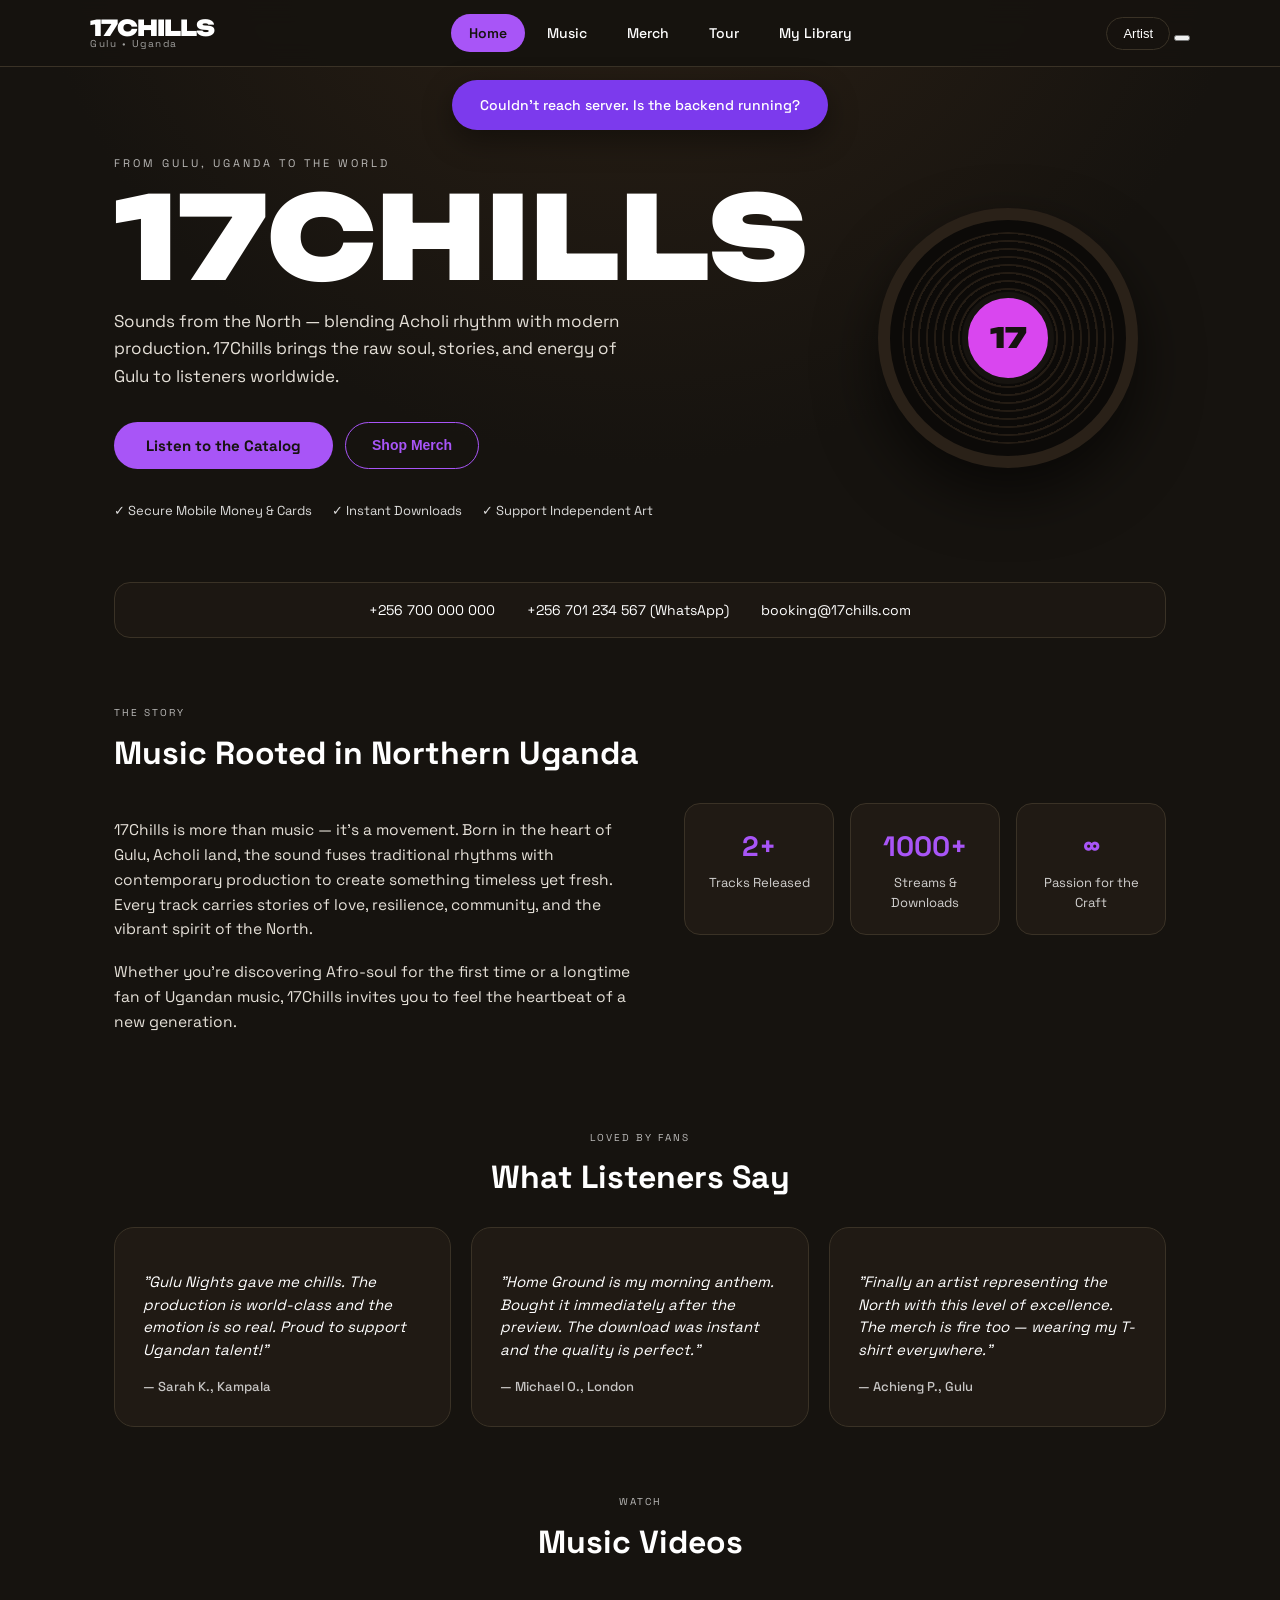
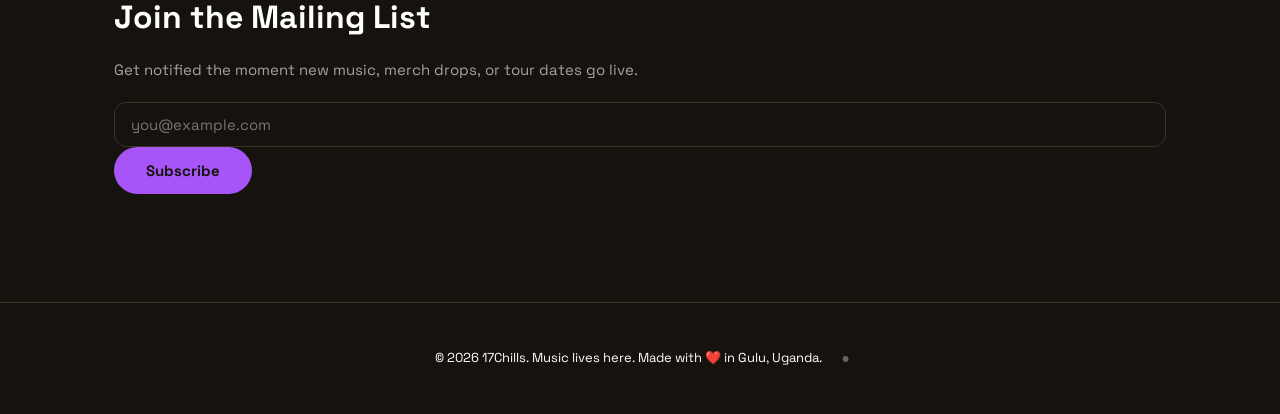
<file: index.html>
<!DOCTYPE html>
<html lang="en">
<head>
  <meta charset="UTF-8">
  <meta name="viewport" content="width=device-width, initial-scale=1.0">
  <title>17Chills • Official Music Shop | Afro-Soul from Gulu, Uganda</title>
  <meta name="description" content="Stream and buy authentic Afro-soul & Afrobeat music from 17Chills. Support independent Ugandan artist from Gulu. Secure Mobile Money & Card payments.">
  <link rel="icon" href="data:image/svg+xml,%3Csvg xmlns='http://www.w3.org/2000/svg' viewBox='0 0 100 100'%3E%3Ccircle cx='50' cy='50' r='48' fill='%23A855F7'/%3E%3Ctext x='50' y='64' font-size='40' font-family='sans-serif' font-weight='900' fill='%2316130F' text-anchor='middle'%3E17%3C/text%3E%3C/svg%3E">
  <meta property="og:type" content="website">
  <meta property="og:title" content="17Chills • Official Music Shop | Afro-Soul from Gulu, Uganda">
  <meta property="og:description" content="Stream and buy authentic Afro-soul & Afrobeat music from 17Chills. Support independent Ugandan artist from Gulu.">
  <meta property="og:site_name" content="17Chills">
  <meta name="twitter:card" content="summary_large_image">
  <meta name="twitter:title" content="17Chills • Official Music Shop">
  <meta name="twitter:description" content="Stream and buy authentic Afro-soul & Afrobeat music from 17Chills, straight from Gulu, Uganda.">
  <meta name="theme-color" content="#16130F">
  <link rel="preconnect" href="https://fonts.googleapis.com">
  <link rel="preconnect" href="https://fonts.gstatic.com" crossorigin>
  <link href="https://fonts.googleapis.com/css2?family=Space+Grotesk:wght@400;500;600&amp;family=Unbounded:wght@700;900&amp;display=swap" rel="stylesheet">
  <link rel="stylesheet" href="style.css">
</head>
<body>
  <!-- Professional Sticky Navigation -->
  <nav class="site-nav">
    <div class="nav-inner">
      <div class="nav-brand" onclick="goToPage('home')">
        <span class="logo-text">17CHILLS</span>
        <span class="logo-sub">Gulu • Uganda</span>
      </div>
      
      <div class="nav-links" id="nav-links">
        <button class="nav-btn active" data-page="home">Home</button>
        <button class="nav-btn" data-page="catalog">Music</button>
        <button class="nav-btn" data-page="merch">Merch</button>
        <button class="nav-btn" data-page="tour">Tour</button>
        <button class="nav-btn" data-page="library">My Library</button>
      </div>

      <div class="nav-actions">
        <button id="admin-login-btn" class="ghost-btn" title="Artist Login">Artist</button>
        <button id="nav-hamburger" class="hamburger-btn" aria-label="Menu">
          <span></span><span></span><span></span>
        </button>
      </div>
    </div>
  </nav>

  <!-- Toast Notification -->
  <div id="toast" class="toast hidden"></div>

  <!-- ==================== HOME PAGE ==================== -->
  <div id="page-home" class="page">
    <!-- Hero Section -->
    <section class="hero">
      <div class="hero-content">
        <div class="eyebrow">FROM GULU, UGANDA TO THE WORLD</div>
        <h1 class="hero-title display">17CHILLS</h1>
        <p class="hero-copy" id="hero-bio">
          Sounds from the North — blending Acholi rhythm with modern production. 
          17Chills brings the raw soul, stories, and energy of Gulu to listeners worldwide.
        </p>
        
        <div class="hero-actions">
          <button class="btn-primary" id="listen-btn">
            <span>Listen to the Catalog</span>
          </button>
          <button class="btn-secondary" onclick="goToPage('merch')">Shop Merch</button>
        </div>
        
        <div class="hero-trust">
          <div class="trust-item">✓ Secure Mobile Money &amp; Cards</div>
          <div class="trust-item">✓ Instant Downloads</div>
          <div class="trust-item">✓ Support Independent Art</div>
        </div>
      </div>

      <!-- Animated Vinyl -->
      <div class="vinyl-wrap">
        <div class="vinyl-disc" id="vinyl-disc">
          <div class="vinyl-groove"></div>
          <div class="vinyl-label">
            <span class="vinyl-text">17</span>
          </div>
        </div>
      </div>
    </section>

    <!-- Quick Contact / Trust Bar -->
    <section class="contact-bar">
      <div class="contact-bar-inner">
        <a href="#" id="contact-phone" class="contact-quick">+256 700 000 000</a>
        <a href="#" id="contact-phone2" class="contact-quick">+256 701 234 567 (WhatsApp)</a>
        <a href="#" id="contact-email" class="contact-quick">booking@17chills.com</a>
      </div>
    </section>

    <!-- About / Story -->
    <section class="about-section">
      <div class="section-header">
        <span class="eyebrow small">THE STORY</span>
        <h2 class="section-title">Music Rooted in Northern Uganda</h2>
      </div>
      <div class="about-grid">
        <div class="about-text">
          <p id="about-bio">17Chills is more than music — it's a movement. Born in the heart of Gulu, Acholi land, the sound fuses traditional rhythms with contemporary production to create something timeless yet fresh. Every track carries stories of love, resilience, community, and the vibrant spirit of the North.</p>
          <p>Whether you're discovering Afro-soul for the first time or a longtime fan of Ugandan music, 17Chills invites you to feel the heartbeat of a new generation.</p>
        </div>
        <div class="about-stats">
          <div class="stat">
            <div class="stat-number">2+</div>
            <div class="stat-label">Tracks Released</div>
          </div>
          <div class="stat">
            <div class="stat-number">1000+</div>
            <div class="stat-label">Streams &amp; Downloads</div>
          </div>
          <div class="stat">
            <div class="stat-number">∞</div>
            <div class="stat-label">Passion for the Craft</div>
          </div>
        </div>
      </div>
    </section>

    <!-- Testimonials -->
    <section class="testimonials">
      <div class="section-header center">
        <span class="eyebrow small">LOVED BY FANS</span>
        <h2 class="section-title">What Listeners Say</h2>
      </div>
      <div class="testimonial-grid">
        <div class="testimonial-card">
          <p class="quote">"Gulu Nights gave me chills. The production is world-class and the emotion is so real. Proud to support Ugandan talent!"</p>
          <div class="quote-author">— Sarah K., Kampala</div>
        </div>
        <div class="testimonial-card">
          <p class="quote">"Home Ground is my morning anthem. Bought it immediately after the preview. The download was instant and the quality is perfect."</p>
          <div class="quote-author">— Michael O., London</div>
        </div>
        <div class="testimonial-card">
          <p class="quote">"Finally an artist representing the North with this level of excellence. The merch is fire too — wearing my T-shirt everywhere."</p>
          <div class="quote-author">— Achieng P., Gulu</div>
        </div>
      </div>
    </section>
    <!-- Music Videos -->
    <section class="videos-section">
      <div class="section-header center">
        <span class="eyebrow small">WATCH</span>
        <h2 class="section-title">Music Videos</h2>
      </div>
      <div id="videos-grid" class="videos-grid"></div>
    </section>

    <!-- Newsletter -->
    <section class="newsletter-section">
      <div class="newsletter-card">
        <h2 class="section-title" style="margin-top:0">Join the Mailing List</h2>
        <p class="section-sub" style="margin-bottom:20px">Get notified the moment new music, merch drops, or tour dates go live.</p>
        <div class="newsletter-form">
          <input type="email" id="newsletter-email" class="input-field" placeholder="you@example.com">
          <button id="newsletter-btn" class="btn-primary">Subscribe</button>
        </div>
      </div>
    </section>
  </div>

  <!-- ==================== TOUR / SHOWS ==================== -->
  <div id="page-tour" class="page hidden">
    <div class="section-header">
      <span class="eyebrow small">ON THE ROAD</span>
      <h2 class="section-title">Upcoming Shows</h2>
      <p class="section-sub">Catch 17Chills live. Tickets and details below.</p>
    </div>
    <div id="tour-list" class="tour-list"></div>
    <div id="tour-empty" class="library-empty hidden">
      <p>No shows scheduled right now — check back soon!</p>
    </div>
  </div>
  <div id="page-catalog" class="page hidden">
    <div class="section-header">
      <span class="eyebrow small">DISCOVER THE SOUND</span>
      <h2 class="section-title">Music Catalog</h2>
      <p class="section-sub">Play free previews. Buy to own the full track forever. All payments secure via Pesapal.</p>
    </div>

    <!-- Search + Filters + Sort -->
    <div class="catalog-controls">
      <div class="search-wrap">
        <input type="text" id="catalog-search" placeholder="Search tracks by title or genre..." class="input-field">
      </div>
      
      <div class="filter-row">
        <div class="filter-group">
          <span class="filter-label">Genre</span>
          <div id="genre-filters" class="chip-group"></div>
        </div>
        
        <div class="filter-group">
          <span class="filter-label">Sort</span>
          <select id="catalog-sort" class="input-field sort-select">
            <option value="newest">Newest First</option>
            <option value="price-low">Price: Low to High</option>
            <option value="price-high">Price: High to Low</option>
            <option value="title">Title A-Z</option>
          </select>
        </div>
      </div>
    </div>

    <div id="catalog-grid" class="catalog-grid"></div>
    
    <div class="catalog-note">
      <p>🔒 Downloads are protected. Enter the phone number you used to pay and tap Download anytime.</p>
    </div>
  </div>

  <!-- ==================== MERCH ==================== -->
  <div id="page-merch" class="page hidden">
    <div class="section-header">
      <span class="eyebrow small">WEAR THE VIBE</span>
      <h2 class="section-title">Official Merch</h2>
      <p class="section-sub">Limited drops. High quality. Every purchase supports the music directly.</p>
    </div>

    <div class="catalog-controls">
      <div class="search-wrap">
        <input type="text" id="merch-search" placeholder="Search merch..." class="input-field">
      </div>
      <div class="filter-row">
        <div class="filter-group">
          <span class="filter-label">Sort</span>
          <select id="merch-sort" class="input-field sort-select">
            <option value="newest">Newest First</option>
            <option value="price-low">Price: Low to High</option>
            <option value="price-high">Price: High to Low</option>
            <option value="name">Name A-Z</option>
          </select>
        </div>
      </div>
    </div>

    <div id="merch-grid" class="merch-grid"></div>
    
    <div class="merch-note">
      <p>📦 Physical items are fulfilled personally by the artist. You'll receive tracking or pickup details after purchase.</p>
    </div>
  </div>

  <!-- ==================== MY LIBRARY (FAN PURCHASES) ==================== -->
  <div id="page-library" class="page hidden">
    <div class="section-header">
      <span class="eyebrow small">YOUR COLLECTION</span>
      <h2 class="section-title">My Library</h2>
      <p class="section-sub">Enter the Mobile Money number you used to buy — see everything you own and download instantly.</p>
    </div>

    <div class="library-controls">
      <div class="library-input-group">
        <input type="tel" id="library-phone" placeholder="Your Mobile Money number (e.g. 0700...)" class="input-field">
        <button class="btn-primary" id="library-load-btn">Load My Purchases</button>
      </div>
      <p class="library-hint">Your purchases are securely stored on our servers and linked to your phone number.</p>
    </div>

    <div id="library-results" class="library-results hidden">
      <h3 class="library-subtitle">Your Owned Tracks</h3>
      <div id="library-tracks" class="catalog-grid"></div>
      
      <h3 class="library-subtitle" style="margin-top: 40px;">Your Merch Orders</h3>
      <div id="library-merch" class="merch-grid"></div>
    </div>
    
    <div id="library-empty" class="library-empty">
      <p>No purchases found yet for this number. Buy something from the Music or Merch pages to get started!</p>
    </div>
  </div>

  <!-- ==================== ADMIN PANEL ==================== -->
  <div id="admin-panel" class="admin-panel hidden">
    <div class="admin-header">
      <h2 class="admin-title">🎤 Artist Dashboard</h2>
      <div>
        <button id="exit-admin-btn" class="ghost-btn">Exit Admin</button>
      </div>
    </div>

    <div class="admin-grid">
      <!-- Add Track -->
      <div class="admin-card">
        <h3 class="admin-card-title">Upload New Track</h3>
        <form id="add-track-form" class="admin-form">
          <label class="field-label">Track Title</label>
          <input type="text" id="new-track-title" class="input-field" placeholder="e.g. Northern Lights" required>

          <label class="field-label">Genre</label>
          <input type="text" id="new-track-genre" class="input-field" placeholder="Afro-soul">

          <label class="field-label">Description</label>
          <textarea id="new-track-desc" class="input-field textarea" rows="2" placeholder="Short story behind the track"></textarea>

          <div class="form-row">
            <div style="flex:1">
              <label class="field-label">Price (UGX)</label>
              <input type="number" id="new-track-price" class="input-field" value="3000">
            </div>
            <div style="flex:1">
              <label class="field-label">Cover Color</label>
              <div id="color-swatches" class="color-swatches"></div>
            </div>
          </div>

          <label class="field-label">Cover Photo (optional)</label>
          <input type="file" id="new-track-cover-file" class="input-field" accept="image/*">

          <label class="field-label">Song File (MP3)</label>
          <input type="file" id="new-track-audio-file" class="input-field" accept="audio/mpeg">

          <button type="button" id="add-track-btn" class="btn-primary full">Add to Catalog</button>
        </form>
      </div>

      <!-- Add Merch -->
      <div class="admin-card">
        <h3 class="admin-card-title">Add Merch Item</h3>
        <form class="admin-form">
          <label class="field-label">Item Name</label>
          <input type="text" id="new-merch-name" class="input-field" placeholder="Signature Hoodie" required>

          <label class="field-label">Price (UGX)</label>
          <input type="number" id="new-merch-price" class="input-field" value="45000">

          <label class="field-label">Photo (optional)</label>
          <input type="file" id="new-merch-image-file" class="input-field" accept="image/*">

          <button type="button" id="add-merch-btn" class="btn-primary full">Add Merch Item</button>
        </form>
      </div>

      <!-- Bio & Contact Settings -->
      <div class="admin-card full-width">
        <h3 class="admin-card-title">Edit Bio, Contact &amp; Social Links</h3>
        <div class="admin-form settings-form">
          <div class="form-row">
            <div style="flex:1">
              <label class="field-label">Primary Phone</label>
              <input type="text" id="settings-phone" class="input-field">
            </div>
            <div style="flex:1">
              <label class="field-label">Secondary Phone / WhatsApp</label>
              <input type="text" id="settings-phone2" class="input-field">
            </div>
          </div>

          <div class="form-row">
            <div style="flex:1">
              <label class="field-label">Email</label>
              <input type="email" id="settings-email" class="input-field">
            </div>
            <div style="flex:1">
              <label class="field-label">TikTok</label>
              <input type="url" id="settings-tiktok" class="input-field" placeholder="https://tiktok.com/@17chills">
            </div>
          </div>

          <div class="form-row">
            <div style="flex:1"><label class="field-label">Instagram</label><input type="url" id="settings-instagram" class="input-field"></div>
            <div style="flex:1"><label class="field-label">X / Twitter</label><input type="url" id="settings-twitter" class="input-field"></div>
          </div>
          <div class="form-row">
            <div style="flex:1"><label class="field-label">Facebook</label><input type="url" id="settings-facebook" class="input-field"></div>
            <div style="flex:1"><label class="field-label">YouTube</label><input type="url" id="settings-youtube" class="input-field"></div>
          </div>

          <label class="field-label">Artist Biography (shown on homepage)</label>
          <textarea id="settings-bio" class="input-field textarea" rows="5" placeholder="Write your story..."></textarea>

          <button type="button" id="save-settings-btn" class="btn-primary full">Save Bio &amp; Contact Info</button>
        </div>
      </div>

      <!-- Change Password + Bulk + Sales -->
      <div class="admin-card">
        <h3 class="admin-card-title">Change Password</h3>
        <div class="admin-form">
          <input type="password" id="new-password-input" class="input-field" placeholder="New password (min 4 chars)">
          <button id="change-password-btn" class="btn-primary full">Update Password</button>
        </div>
      </div>

      <div class="admin-card">
        <h3 class="admin-card-title">Bulk Price Update</h3>
        <div class="bulk-row">
          <select id="bulk-mode" class="input-field bulk-select">
            <option value="percent-off">Reduce all by %</option>
            <option value="percent-up">Increase all by %</option>
            <option value="set-all">Set all to fixed amount</option>
          </select>
          <input type="number" id="bulk-value" class="input-field bulk-value" placeholder="Value">
          <button id="bulk-apply-btn" class="btn-primary">Apply</button>
        </div>
        <p class="admin-note">This instantly updates every track price across the live site.</p>
      </div>

      <div class="admin-card full-width">
        <h3 class="admin-card-title">Sales History <span style="font-size:12px;opacity:0.6">(paid orders only)</span></h3>
        <div id="sales-history" class="sales-history"></div>
      </div>

      <!-- Manage Tour Dates -->
      <div class="admin-card">
        <h3 class="admin-card-title">Add Tour Date</h3>
        <form class="admin-form">
          <label class="field-label">Show / Tour Title</label>
          <input type="text" id="new-event-title" class="input-field" placeholder="e.g. Gulu Homecoming Show">
          <div class="form-row">
            <div style="flex:1">
              <label class="field-label">Venue</label>
              <input type="text" id="new-event-venue" class="input-field" placeholder="Acholi Grounds">
            </div>
            <div style="flex:1">
              <label class="field-label">City</label>
              <input type="text" id="new-event-city" class="input-field" placeholder="Gulu, Uganda">
            </div>
          </div>
          <label class="field-label">Date &amp; Time</label>
          <input type="datetime-local" id="new-event-date" class="input-field">
          <label class="field-label">Ticket Link (optional)</label>
          <input type="url" id="new-event-ticket" class="input-field" placeholder="https://...">
          <button type="button" id="add-event-btn" class="btn-primary full">Add Show</button>
        </form>
      </div>

      <!-- Manage Videos -->
      <div class="admin-card">
        <h3 class="admin-card-title">Add Music Video</h3>
        <form class="admin-form">
          <label class="field-label">Video Title</label>
          <input type="text" id="new-video-title" class="input-field" placeholder="e.g. Gulu Nights (Official Video)">
          <label class="field-label">YouTube Link</label>
          <input type="url" id="new-video-url" class="input-field" placeholder="https://youtube.com/watch?v=...">
          <button type="button" id="add-video-btn" class="btn-primary full">Add Video</button>
        </form>
      </div>

      <!-- Newsletter Subscribers -->
      <div class="admin-card full-width">
        <h3 class="admin-card-title">Newsletter Subscribers <span id="subscriber-count" style="font-size:12px;opacity:0.6"></span></h3>
        <div id="subscribers-list" class="sales-history"></div>
      </div>
    </div>
  </div>

  <!-- ==================== MODALS ==================== -->
  
  <!-- Checkout Modal -->
  <div id="checkout-modal" class="modal-overlay hidden">
    <div class="modal-card">
      <div class="modal-header">
        <h3 class="modal-title">Complete Your Purchase</h3>
        <button id="checkout-close" class="icon-btn">×</button>
      </div>
      
      <p id="checkout-title" class="modal-price"></p>
      <p id="checkout-price" class="modal-price" style="font-size:28px;margin-top:-8px"></p>
      
      <div class="payment-methods">
        <div class="pm-badge">MTN MoMo</div>
        <div class="pm-badge">Airtel Money</div>
        <div class="pm-badge">Visa / Mastercard</div>
        <div class="pm-badge">Bank Transfer</div>
      </div>
      <p class="modal-note">Secure checkout powered by Pesapal • All popular payment methods supported</p>

      <label class="field-label">Mobile Money Number (MTN or Airtel)</label>
      <input type="tel" id="checkout-phone" class="input-field" placeholder="0700 000 000">

      <button id="checkout-pay-btn" class="btn-primary full">Pay Securely with Mobile Money / Card</button>
      <p id="checkout-status" class="pin-error"></p>
    </div>
  </div>

  <!-- Edit Track Modal -->
  <div id="edit-modal" class="modal-overlay hidden">
    <div class="modal-card">
      <div class="modal-header">
        <h3 class="modal-title">Edit Track</h3>
        <button id="edit-close" class="icon-btn">×</button>
      </div>
      <input type="text" id="edit-track-title" class="input-field">
      <input type="text" id="edit-track-genre" class="input-field">
      <textarea id="edit-track-desc" class="input-field textarea" rows="2"></textarea>
      <div class="form-row">
        <input type="number" id="edit-track-price" class="input-field">
        <div id="edit-color-swatches" class="color-swatches"></div>
      </div>
      <label class="field-label">Replace Cover Photo</label>
      <input type="file" id="edit-track-cover-file" class="input-field" accept="image/*">
      <label class="field-label">Replace Audio File</label>
      <input type="file" id="edit-track-audio-file" class="input-field" accept="audio/mpeg">
      <button id="edit-save-btn" class="btn-primary full">Save Changes</button>
    </div>
  </div>

  <!-- Edit Merch Modal -->
  <div id="edit-merch-modal" class="modal-overlay hidden">
    <div class="modal-card">
      <div class="modal-header">
        <h3 class="modal-title">Edit Merch Item</h3>
        <button id="edit-merch-close" class="icon-btn">×</button>
      </div>
      <input type="text" id="edit-merch-name" class="input-field">
      <input type="number" id="edit-merch-price" class="input-field">
      <label class="field-label">Replace Photo</label>
      <input type="file" id="edit-merch-image-file" class="input-field" accept="image/*">
      <button id="edit-merch-save-btn" class="btn-primary full">Save Changes</button>
    </div>
  </div>

  <!-- Confirm Delete Modal -->
  <div id="confirm-modal" class="modal-overlay hidden">
    <div class="modal-card narrow">
      <div class="modal-header">
        <h3 class="modal-title">Please Confirm</h3>
        <button id="confirm-close" class="icon-btn">×</button>
      </div>
      <p id="confirm-message" style="margin-bottom:24px"></p>
      <div class="confirm-row">
        <button id="confirm-cancel-btn" class="btn-secondary">Cancel</button>
        <button id="confirm-delete-btn" class="btn-danger">Remove</button>
      </div>
    </div>
  </div>

  <!-- Artist Login Modal -->
  <div id="login-modal" class="modal-overlay hidden">
    <div class="modal-card narrow">
      <div class="modal-header">
        <h3 class="modal-title">Artist Login</h3>
        <button id="login-close" class="icon-btn">×</button>
      </div>
      <input type="password" id="pin-input" class="input-field" placeholder="Enter admin password">
      <p id="pin-error" class="pin-error hidden">Wrong password.</p>
      <button id="pin-submit-btn" class="btn-primary full">Enter Dashboard</button>
    </div>
  </div>

  <!-- Footer -->
  <footer class="site-footer">
    <div class="footer-inner">
      <div id="footer-socials" class="footer-socials"></div>
      <p>© <span id="footer-year"></span> 17Chills. Music lives here. Made with ❤️ in Gulu, Uganda.</p>
      <button id="footer-dot" class="footer-dot" title="Artist access">•</button>
    </div>
  </footer>

  <!-- Now Playing Mini Player -->
  <div id="mini-player" class="mini-player hidden">
    <div class="mini-player-inner">
      <div class="mini-player-cover" id="mini-player-cover"></div>
      <div class="mini-player-info">
        <p class="mini-player-title" id="mini-player-title"></p>
        <p class="mini-player-sub">Preview</p>
      </div>
      <button id="mini-player-toggle" class="icon-btn"></button>
      <button id="mini-player-close" class="icon-btn">×</button>
    </div>
  </div>

  <script src="config.js"></script>
  <script src="script.js"></script>
</body>
</html>
</file>
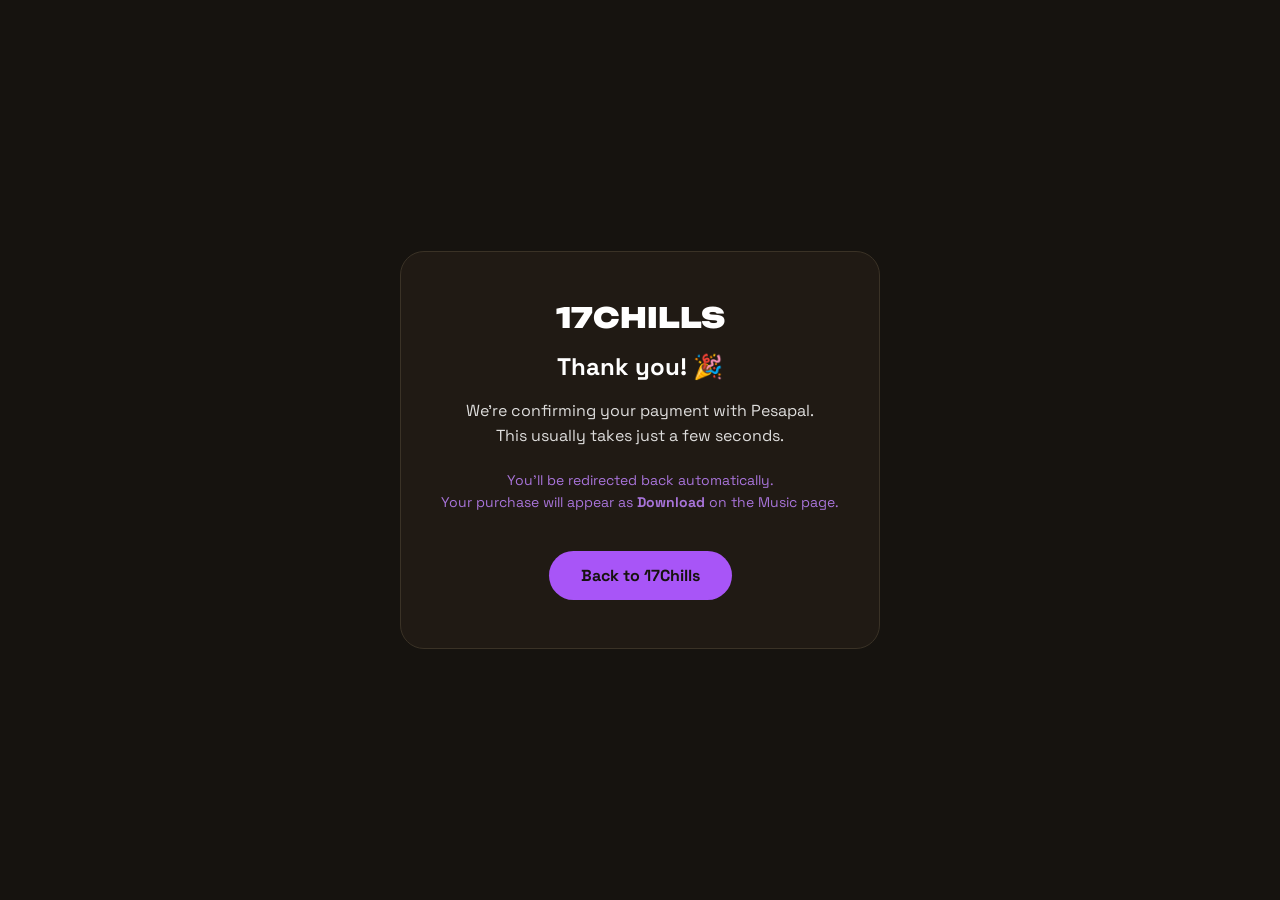
<file: payment-complete.html>
<!DOCTYPE html>
<html lang="en">
<head>
  <meta charset="UTF-8">
  <meta name="viewport" content="width=device-width, initial-scale=1.0">
  <title>Payment Complete • 17Chills</title>
  <link href="https://fonts.googleapis.com/css2?family=Space+Grotesk:wght@500;600&amp;family=Unbounded:wght@700&amp;display=swap" rel="stylesheet">
  <style>
    body { font-family: 'Space Grotesk', system_ui, sans-serif; background: #16130F; color: #fff; display: flex; align-items: center; justify-content: center; min-height: 100vh; margin: 0; text-align: center; }
    .card { background: #201A14; border: 1px solid #3A3226; border-radius: 24px; padding: 48px 40px; max-width: 420px; }
    .logo { font-family: 'Unbounded', sans-serif; font-size: 28px; font-weight: 900; margin-bottom: 8px; }
    h1 { font-size: 24px; margin: 16px 0 8px; }
    p { opacity: .85; line-height: 1.6; }
    .btn { display: inline-block; margin-top: 24px; background: #A855F7; color: #16130F; text-decoration: none; padding: 14px 32px; border-radius: 999px; font-weight: 700; }
  </style>
</head>
<body>
  <div class="card">
    <div class="logo">17CHILLS</div>
    <h1>Thank you! 🎉</h1>

<p>We're confirming your payment with Pesapal.<br>
This usually takes just a few seconds.</p>
<p style="margin-top:20px; font-size:14px; color:#C084FC">
  You'll be redirected back automatically.<br>
  Your purchase will appear as <strong>Download</strong> on the Music page.
</p>
    
    <a href="index.html?paid=1" class="btn">Back to 17Chills</a>
  </div>

  <script>
    // Auto redirect after short delay with success flag
    setTimeout(() => {
      const params = new URLSearchParams(window.location.search);
      const itemId = params.get("itemId") || "";
      window.location.href = "index.html?paid=1&itemId=" + encodeURIComponent(itemId);
    }, 4200);
  </script>
</body>
</html>
</file>
<file: style.css>
:root {
  --bg-1: #16130F;
  --bg-2: #1C1712;
  --bg-glow: #2E2216;
  --card: #201A14;
  --border: #3A3226;
  --purple: #A855F7;
  --purple-hover: #C084FC;
  --magenta: #D946EF;
  --violet: #7C3AED;
  --deep-violet: #6D28D9;
  --white: #FFFFFF;
  --text-muted: #A8A29E;
}

* { box-sizing: border-box; }

body {
  margin: 0;
  font-family: 'Space Grotesk', system_ui, sans-serif;
  color: var(--white);
  background: radial-gradient(ellipse 90% 60% at 50% -10%, var(--bg-glow) 0%, var(--bg-1) 55%),
              linear-gradient(180deg, var(--bg-1) 0%, var(--bg-2) 50%, var(--bg-1) 100%);
  min-height: 100vh;
  line-height: 1.6;
}

.display { font-family: 'Unbounded', sans-serif; font-weight: 900; }

.icon { width: 18px; height: 18px; fill: none; stroke: currentColor; stroke-width: 2; stroke-linecap: round; stroke-linejoin: round; vertical-align: middle; }
.icon.small { width: 15px; height: 15px; }

.hidden { display: none !important; }

/* NAV */
.site-nav {
  position: sticky; top: 0; z-index: 100;
  background: rgba(22,19,15,0.96);
  border-bottom: 1px solid var(--border);
  padding: 14px 24px;
  backdrop-filter: blur(12px);
}
.nav-inner {
  max-width: 1100px; margin: 0 auto;
  display: flex; align-items: center; justify-content: space-between; gap: 16px;
}
.nav-brand { cursor: pointer; display: flex; flex-direction: column; line-height: 1; }
.logo-text { font-family: 'Unbounded', sans-serif; font-size: 22px; font-weight: 900; letter-spacing: -1px; }
.logo-sub { font-size: 10px; opacity: 0.6; letter-spacing: 1.5px; }
.nav-links { display: flex; gap: 4px; }
.nav-btn {
  background: transparent; border: none; color: var(--white);
  font-family: inherit; font-size: 14px; font-weight: 500; padding: 10px 18px;
  border-radius: 999px; cursor: pointer; transition: all .2s ease;
}
.nav-btn.active { background: var(--purple); color: var(--bg-1); font-weight: 600; }
.nav-btn:not(.active):hover { background: rgba(168,85,247,0.1); }
.ghost-btn {
  background: transparent; border: 1px solid var(--border); color: var(--white);
  font-size: 13px; padding: 8px 16px; border-radius: 999px; cursor: pointer;
}
.ghost-btn:hover { border-color: var(--purple); color: var(--purple); }

/* TOAST */
.toast {
  position: fixed; top: 80px; left: 50%; transform: translateX(-50%);
  z-index: 200; background: var(--violet); color: white;
  padding: 14px 28px; border-radius: 999px; font-size: 14px; font-weight: 500;
  box-shadow: 0 10px 30px rgba(0,0,0,0.4);
  display: flex; align-items: center; gap: 10px;
}

/* PAGE */
.page { padding: 48px 24px; max-width: 1100px; margin: 0 auto; }

/* HERO */
.hero {
  text-align: center; padding: 40px 0 60px;
  display: grid; grid-template-columns: 1fr 320px; gap: 40px; align-items: center;
}
@media (max-width: 900px) { .hero { grid-template-columns: 1fr; } }
.hero-content { text-align: left; }
.eyebrow { text-transform: uppercase; letter-spacing: 3px; font-size: 11px; opacity: 0.7; margin-bottom: 12px; }
.eyebrow.small { letter-spacing: 2px; font-size: 10px; }
.hero-title { font-size: clamp(3.8rem, 9vw, 7.5rem); line-height: .9; margin: 0 0 20px; font-weight: 900; }
.hero-copy { font-size: 17px; max-width: 520px; margin-bottom: 32px; color: #E5E0D8; }
.hero-actions { display: flex; gap: 12px; flex-wrap: wrap; }
.btn-primary {
  background: var(--purple); color: var(--bg-1); border: none;
  font-family: inherit; font-weight: 700; font-size: 15px;
  padding: 14px 32px; border-radius: 999px; cursor: pointer;
  display: inline-flex; align-items: center; gap: 8px; transition: all .2s;
}
.btn-primary:hover { background: var(--purple-hover); transform: translateY(-1px); }
.btn-primary:disabled { opacity: .6; cursor: default; }
.btn-primary.full { width: 100%; justify-content: center; padding: 15px; }
.btn-secondary {
  background: transparent; color: var(--purple); border: 1.5px solid var(--purple);
  font-weight: 600; font-size: 14px; padding: 13px 26px; border-radius: 999px; cursor: pointer;
}
.btn-secondary:hover { background: rgba(168,85,247,0.08); }

.hero-trust { display: flex; gap: 20px; margin-top: 32px; flex-wrap: wrap; font-size: 13px; opacity: .85; }

/* VINYL */
.vinyl-wrap { display: flex; justify-content: center; }
.vinyl-disc {
  width: 260px; height: 260px; border-radius: 50%;
  background: #0C0A08; border: 12px solid #2A2118;
  box-shadow: 0 25px 60px rgba(0,0,0,0.6);
  position: relative; flex-shrink: 0;
}
.vinyl-disc.spinning { animation: spin-slow 7s linear infinite; }
@keyframes spin-slow { from { transform: rotate(0deg); } to { transform: rotate(360deg); } }
.vinyl-groove {
  position: absolute; inset: 12px; border-radius: 50%;
  background: repeating-radial-gradient(circle, #241C14 0px, #241C14 1.5px, transparent 2.5px, transparent 8px);
}
.vinyl-label {
  position: absolute; inset: 0; margin: auto; width: 92px; height: 92px;
  border-radius: 50%; background: var(--magenta); border: 6px solid var(--bg-1);
  display: flex; align-items: center; justify-content: center;
}
.vinyl-text { font-family: 'Unbounded', sans-serif; font-size: 28px; font-weight: 900; color: var(--bg-1); }

/* CONTACT BAR */
.contact-bar { background: rgba(32,26,20,0.6); border: 1px solid var(--border); border-radius: 16px; padding: 16px 24px; margin-bottom: 60px; }
.contact-bar-inner { display: flex; justify-content: center; gap: 32px; flex-wrap: wrap; }
.contact-quick { color: var(--white); text-decoration: none; font-size: 14px; display: flex; align-items: center; gap: 6px; }
.contact-quick:hover { color: var(--purple); }

/* ABOUT */
.about-section { margin-bottom: 70px; }
.section-header { margin-bottom: 24px; }
.section-header.center { text-align: center; }
.section-title { font-size: 32px; font-weight: 700; margin: 4px 0 8px; }
.section-sub { font-size: 15px; color: var(--text-muted); max-width: 620px; }
.about-grid { display: grid; grid-template-columns: 1.1fr 1fr; gap: 40px; align-items: start; }
@media (max-width: 768px) { .about-grid { grid-template-columns: 1fr; } }
.about-text p { font-size: 15.5px; color: #E5E0D8; margin-bottom: 18px; }
.about-stats { display: grid; grid-template-columns: repeat(auto-fit, minmax(120px, 1fr)); gap: 16px; }
.stat { background: var(--card); border: 1px solid var(--border); border-radius: 16px; padding: 20px; text-align: center; }
.stat-number { font-size: 28px; font-weight: 700; color: var(--purple); }
.stat-label { font-size: 13px; opacity: .8; margin-top: 4px; }

/* TESTIMONIALS */
.testimonials { margin-bottom: 60px; }
.testimonial-grid { display: grid; grid-template-columns: repeat(auto-fit, minmax(280px, 1fr)); gap: 20px; }
.testimonial-card {
  background: var(--card); border: 1px solid var(--border); border-radius: 20px; padding: 28px;
  transition: transform .2s, box-shadow .2s;
}
.testimonial-card:hover { transform: translateY(-4px); box-shadow: 0 15px 35px rgba(0,0,0,0.3); }
.quote { font-size: 15px; font-style: italic; margin-bottom: 16px; line-height: 1.5; }
.quote-author { font-size: 13px; opacity: .75; font-weight: 500; }

/* CATALOG CONTROLS */
.catalog-controls { margin-bottom: 24px; }
.search-wrap { margin-bottom: 16px; }
.input-field {
  width: 100%; background: var(--bg-1); border: 1px solid var(--border); color: var(--white);
  font-family: inherit; font-size: 15px; padding: 12px 16px; border-radius: 12px;
  outline: none; transition: border-color .2s;
}
.input-field:focus { border-color: var(--purple); }
.textarea { resize: vertical; min-height: 80px; }
.sort-select { max-width: 220px; }

.filter-row { display: flex; gap: 24px; align-items: flex-end; flex-wrap: wrap; }
.filter-group { flex: 1; min-width: 220px; }
.filter-label { display: block; font-size: 12px; margin-bottom: 6px; opacity: .7; font-weight: 500; }
.chip-group { display: flex; flex-wrap: wrap; gap: 8px; }
.chip {
  background: var(--card); border: 1px solid var(--border); color: var(--white);
  padding: 6px 14px; border-radius: 999px; font-size: 13px; cursor: pointer;
  transition: all .15s;
}
.chip.active { background: var(--purple); color: var(--bg-1); border-color: var(--purple); }
.chip:hover:not(.active) { border-color: #5A5246; }

/* CATALOG GRID */
.catalog-grid { display: grid; grid-template-columns: repeat(auto-fill, minmax(320px, 1fr)); gap: 18px; }
@media (max-width: 640px) { .catalog-grid { grid-template-columns: 1fr; } }

.card {
  background: var(--card); border: 1px solid var(--border); border-radius: 20px; padding: 18px;
  transition: transform .2s ease, box-shadow .2s ease;
}
.card:hover { transform: translateY(-3px); box-shadow: 0 12px 30px rgba(0,0,0,0.25); }

.track-card { display: flex; gap: 18px; align-items: flex-start; }
.track-cover {
  width: 78px; height: 78px; border-radius: 12px; flex-shrink: 0;
  background-size: cover; background-position: center; border: 1px solid var(--border);
}
.track-info { flex: 1; min-width: 0; }
.track-title { font-weight: 700; font-size: 17px; margin: 0 0 4px; }
.track-meta { font-size: 13px; color: var(--text-muted); margin-bottom: 6px; }
.track-desc { font-size: 13px; opacity: .75; margin-bottom: 10px; line-height: 1.4; }

.track-actions { display: flex; align-items: center; gap: 8px; flex-wrap: wrap; }
.icon-btn {
  background: var(--border); border: none; color: var(--white); width: 36px; height: 36px;
  border-radius: 50%; cursor: pointer; display: flex; align-items: center; justify-content: center;
  transition: background .15s;
}
.icon-btn:hover { background: #52493E; }
.download-btn { background: var(--violet); }
.download-btn:hover { background: #9061E0; }
.buy-btn {
  background: var(--purple); color: var(--bg-1); border: none; font-weight: 700;
  height: 36px; padding: 0 18px; border-radius: 999px; font-size: 13px; cursor: pointer;
  display: flex; align-items: center; gap: 6px;
}
.buy-btn:hover { background: var(--purple-hover); }
.remove-btn { background: rgba(217,70,239,0.25); margin-left: auto; }
.remove-btn:hover { background: rgba(217,70,239,0.45); }

.owned-tag { font-size: 12px; font-weight: 600; display: flex; align-items: center; gap: 5px; color: #4ADE80; }
.badge { font-size: 10px; font-weight: 700; padding: 2px 9px; border-radius: 999px; margin-bottom: 6px; display: inline-block; }
.badge-featured { background: var(--purple); color: var(--bg-1); }
.badge-soldout { background: #3F362B; color: #C9B8A3; }

.admin-toggle-row { display: flex; gap: 8px; margin-top: 10px; flex-wrap: wrap; }
.toggle-btn {
  background: transparent; border: 1px solid var(--border); color: var(--white);
  font-size: 11px; padding: 5px 11px; border-radius: 999px; cursor: pointer;
}
.toggle-btn.active { background: var(--purple); border-color: var(--purple); color: var(--bg-1); }

/* MERCH */
.merch-grid { display: grid; grid-template-columns: repeat(auto-fill, minmax(240px, 1fr)); gap: 18px; }
.merch-thumb {
  width: 100%; height: 180px; background: var(--border); border-radius: 16px;
  display: flex; align-items: center; justify-content: center; margin-bottom: 14px;
  background-size: cover; background-position: center; color: #6B6257;
}
.merch-name { font-weight: 700; font-size: 17px; margin: 0 0 4px; }
.merch-price { font-size: 14px; color: var(--purple); font-weight: 600; margin-bottom: 12px; }
.merch-actions { display: flex; gap: 8px; margin-top: 8px; }

/* ADMIN */
.admin-panel { max-width: 1100px; margin: 30px auto; padding: 0 24px 60px; border-top: 1px solid var(--border); }
.admin-header { display: flex; justify-content: space-between; align-items: center; margin-bottom: 24px; }
.admin-title { font-size: 26px; font-weight: 700; margin: 0; }
.admin-grid { display: grid; grid-template-columns: repeat(auto-fit, minmax(340px, 1fr)); gap: 20px; }
.admin-card { background: var(--card); border: 1px solid var(--border); border-radius: 20px; padding: 24px; }
.admin-card.full-width { grid-column: 1 / -1; }
.admin-card-title { font-size: 17px; font-weight: 700; margin: 0 0 18px; }
.admin-form .input-field { margin-bottom: 14px; }
.form-row { display: flex; gap: 14px; }
.bulk-row { display: flex; gap: 10px; align-items: center; }
.bulk-select { flex: 2; }
.bulk-value { flex: 1; }
.admin-note { font-size: 12px; opacity: .7; margin-top: 10px; }
.settings-form .form-row { margin-bottom: 4px; }

/* MODALS */
.modal-overlay {
  position: fixed; inset: 0; z-index: 150; background: rgba(0,0,0,0.75);
  display: flex; align-items: center; justify-content: center; padding: 20px;
}
.modal-card { background: var(--card); border: 1px solid var(--border); border-radius: 20px; padding: 28px; width: 100%; max-width: 420px; }
.modal-card.narrow { max-width: 340px; }
.modal-header { display: flex; justify-content: space-between; align-items: center; margin-bottom: 20px; }
.modal-title { font-size: 19px; font-weight: 700; margin: 0; }
.modal-price { font-size: 15px; font-weight: 600; }
.payment-methods { display: flex; flex-wrap: wrap; gap: 8px; margin: 16px 0; }
.pm-badge {
  background: #2A241E; border: 1px solid var(--border); padding: 4px 12px; border-radius: 999px;
  font-size: 12px; font-weight: 600;
}
.modal-note { font-size: 12px; opacity: .7; margin-bottom: 16px; }
.pin-error { color: var(--magenta); font-size: 13px; margin: 8px 0; }

/* LIBRARY */
.library-controls { max-width: 520px; margin-bottom: 30px; }
.library-input-group { display: flex; gap: 10px; }
.library-input-group .input-field { flex: 1; }
.library-hint { font-size: 13px; opacity: .7; margin-top: 8px; }
.library-subtitle { font-size: 18px; margin: 30px 0 14px; font-weight: 600; }
.library-empty { background: var(--card); border: 1px solid var(--border); border-radius: 16px; padding: 40px; text-align: center; opacity: .85; }
.library-results { margin-top: 10px; }

/* FOOTER */
.site-footer { padding: 32px 24px; text-align: center; font-size: 13px; border-top: 1px solid var(--border); margin-top: 60px; }
.footer-inner { max-width: 1100px; margin: 0 auto; display: flex; justify-content: center; align-items: center; gap: 12px; flex-wrap: wrap; }
.footer-dot { background: transparent; border: none; color: var(--white); opacity: .35; font-size: 22px; cursor: pointer; padding: 0 8px; }
.footer-dot:hover { opacity: 1; }

/* RESPONSIVE TWEAKS */
@media (max-width: 640px) {
  .nav-links { display: none; } /* simple mobile — can enhance with hamburger later */
  .hero { padding-top: 20px; }
  .vinyl-disc { width: 200px; height: 200px; }
}
</file>
